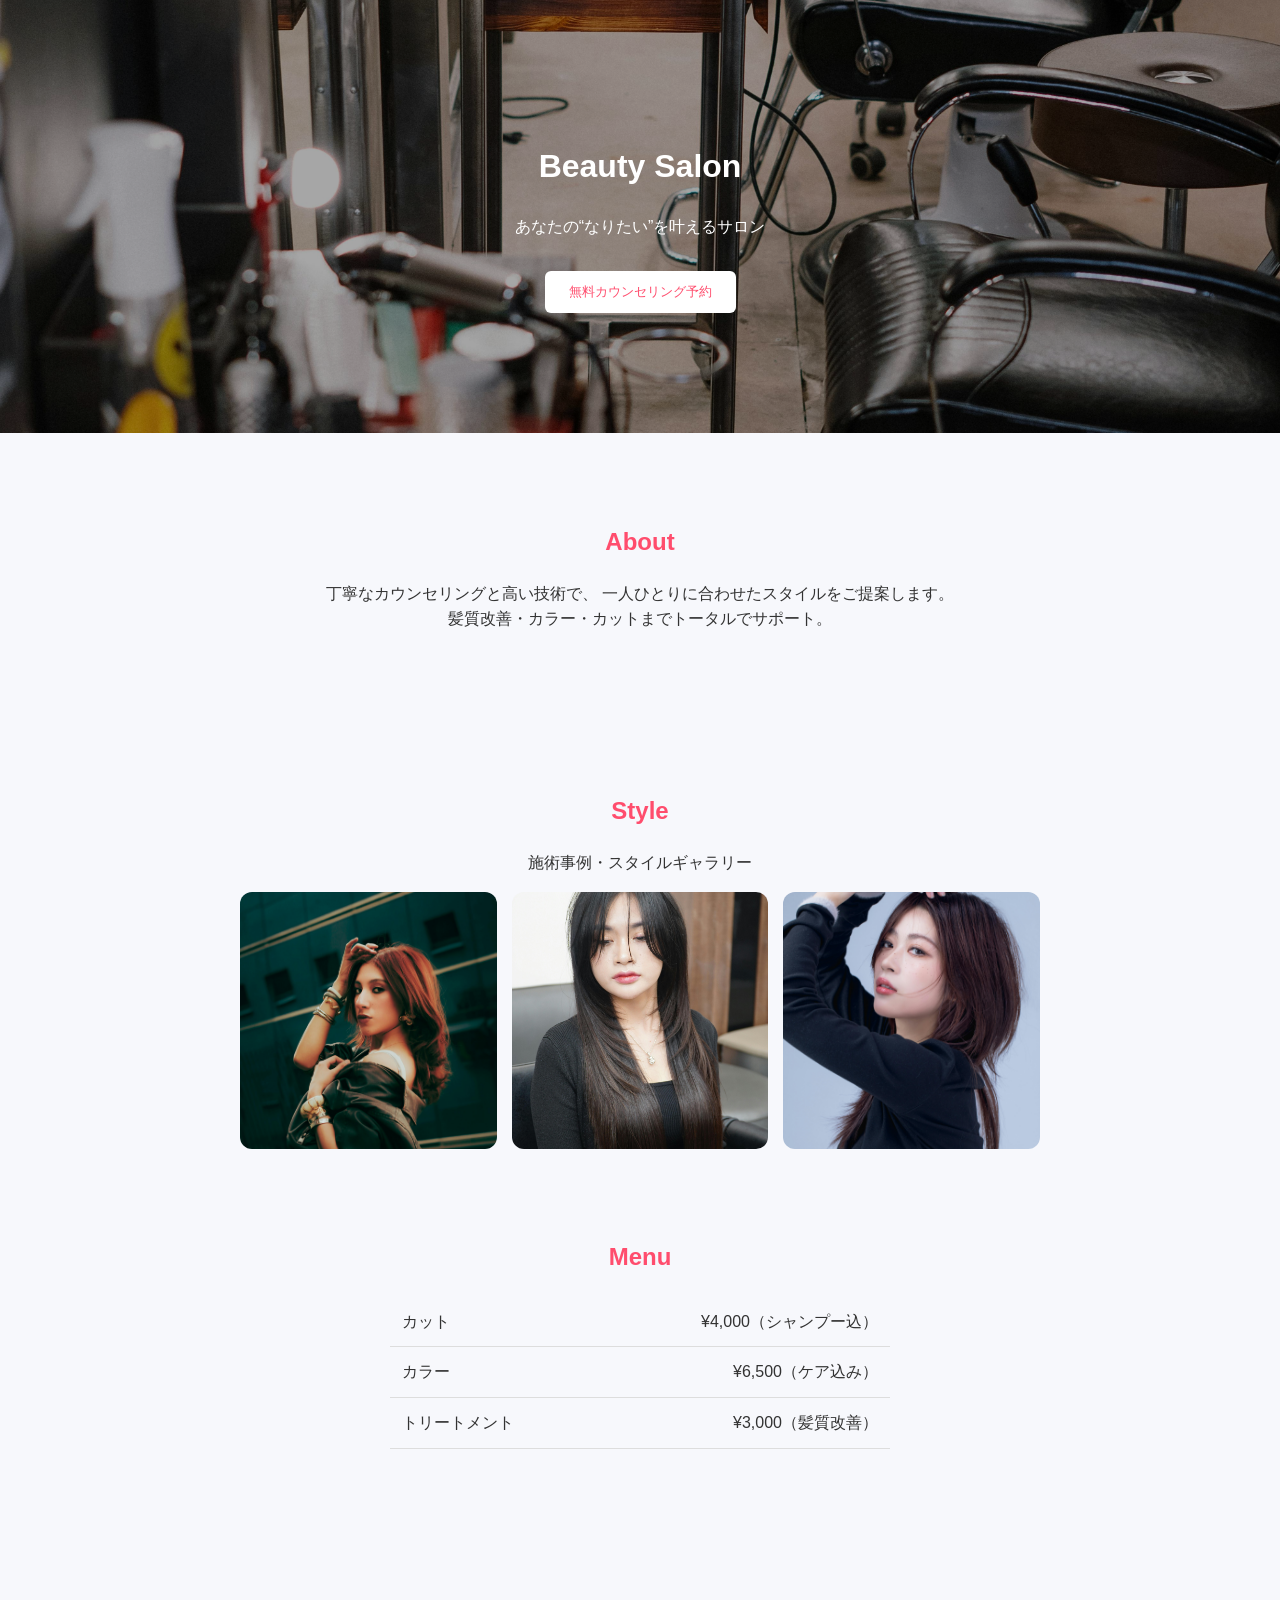
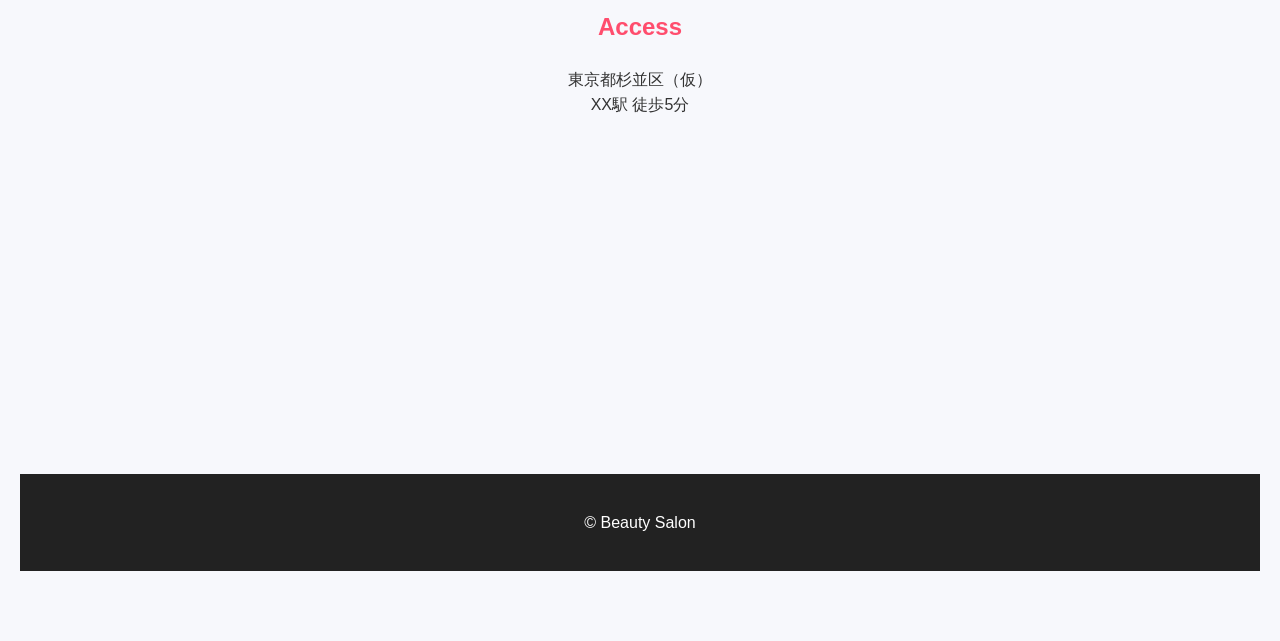
<file: beauty-lp/index.html>
<!DOCTYPE html>
<html lang="ja">
<head>
  <meta charset="UTF-8">
  <title>Beauty Salon</title>
  <link rel="stylesheet" href="style.css">
</head>

<body>

  <!-- HERO -->
  <header class="hero">
    <h1>Beauty Salon</h1>
    <p>あなたの“なりたい”を叶えるサロン</p>
    <button id="scrollBtn">無料カウンセリング予約</button>
  </header>

  <!-- ABOUT（信頼強化） -->
  <section class="about">
    <h2>About</h2>
    <p>
      丁寧なカウンセリングと高い技術で、
      一人ひとりに合わせたスタイルをご提案します。<br>
      髪質改善・カラー・カットまでトータルでサポート。
    </p>
  </section>

  <!-- STYLE（実績化） -->
  <section class="style">
    <h2>Style</h2>
    <p>施術事例・スタイルギャラリー</p>

<div class="gallery">
  <img src="img/style1.jpg" alt="ヘアスタイル1">
  <img src="img/style2.jpg" alt="ヘアスタイル2">
  <img src="img/style3.jpg" alt="ヘアスタイル3">
</div>

  <!-- MENU（実務化） -->
  <section class="menu">
    <h2>Menu</h2>

    <ul class="menu-list">
      <li>
        <span>カット</span>
        <span>¥4,000（シャンプー込）</span>
      </li>
      <li>
        <span>カラー</span>
        <span>¥6,500（ケア込み）</span>
      </li>
      <li>
        <span>トリートメント</span>
        <span>¥3,000（髪質改善）</span>
      </li>
    </ul>
  </section>

  <!-- ACCESS（追加・実在感） -->
  <section class="access">
    <h2>Access</h2>
    <p>
      東京都杉並区（仮）<br>
      XX駅 徒歩5分
    </p>
  </section>

  <!-- CONTACT（CTA強化） -->
  <section class="contact">
    <h2>Reservation</h2>
    <p>初回カウンセリングは無料です</p>
    <button>予約フォームへ</button>
  </section>

  <footer>
    <p>© Beauty Salon</p>
  </footer>

  <script src="script.js"></script>
</body>
</html>
</file>
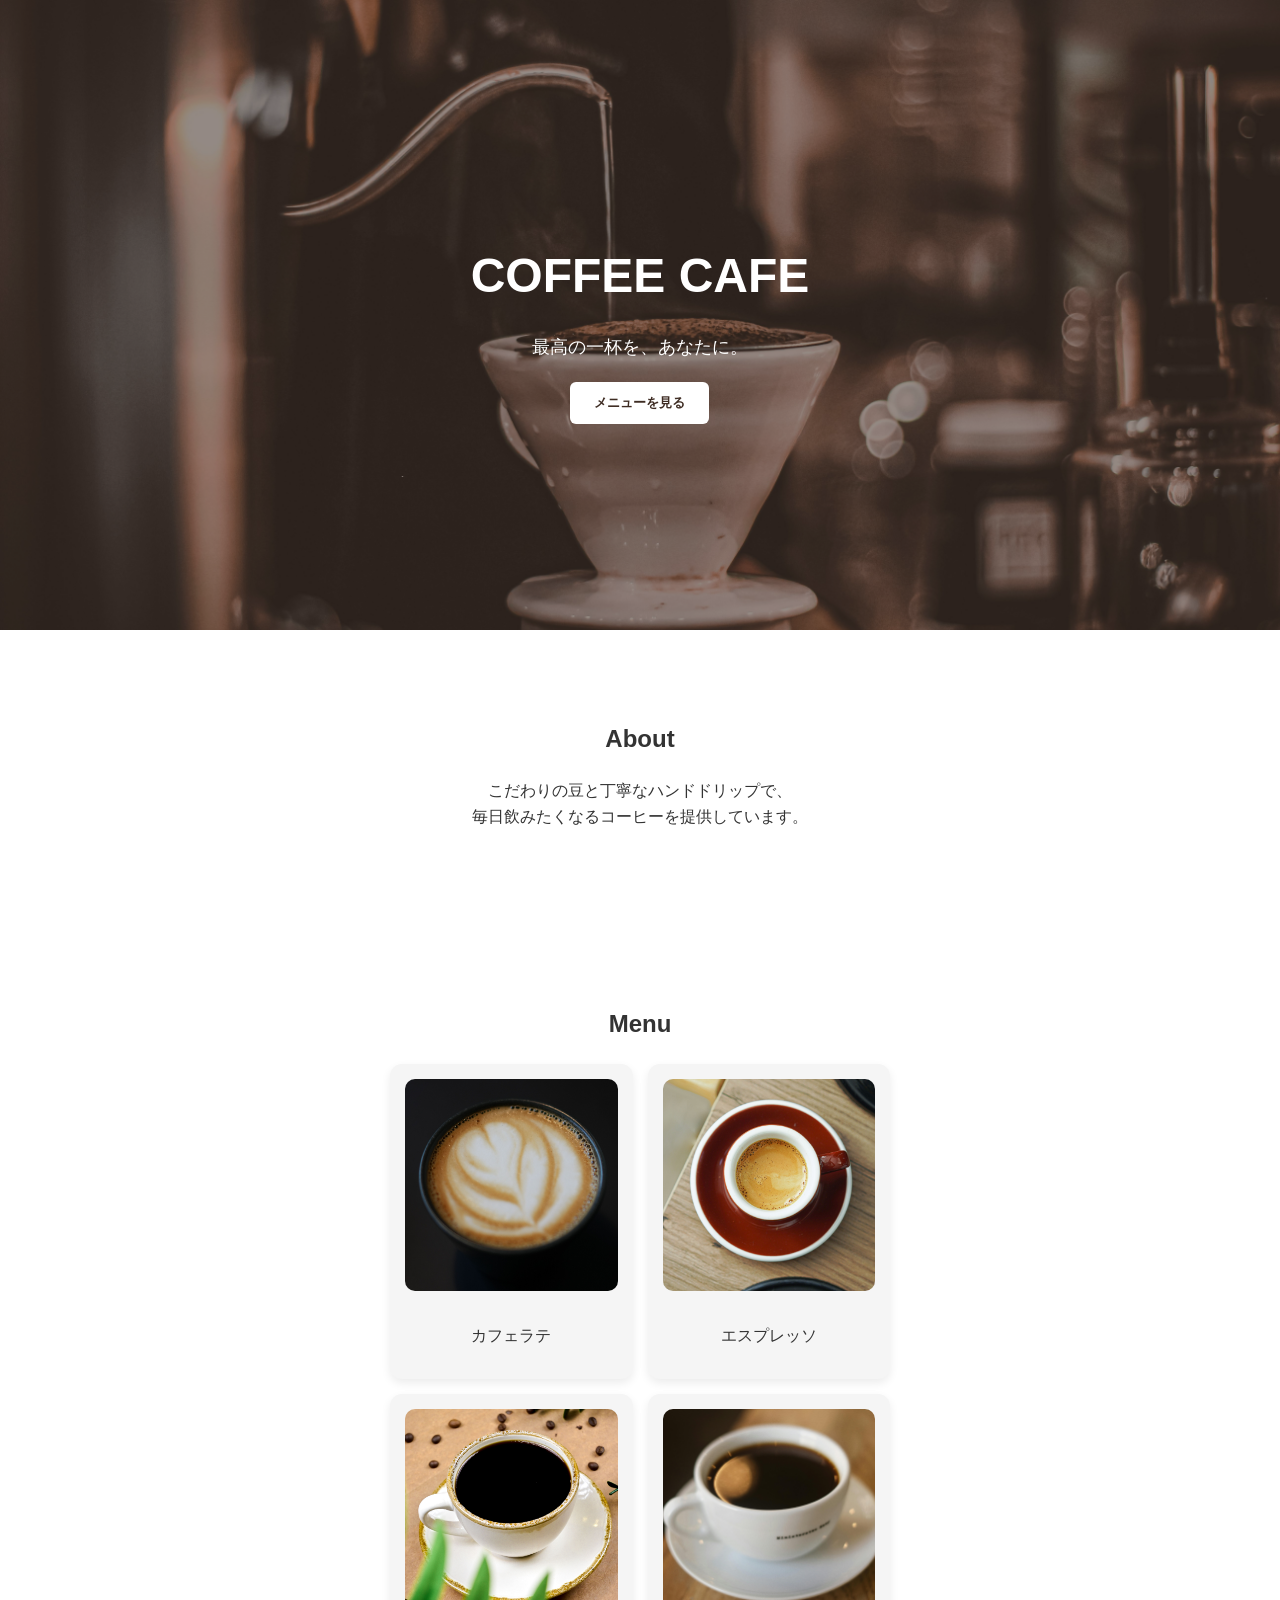
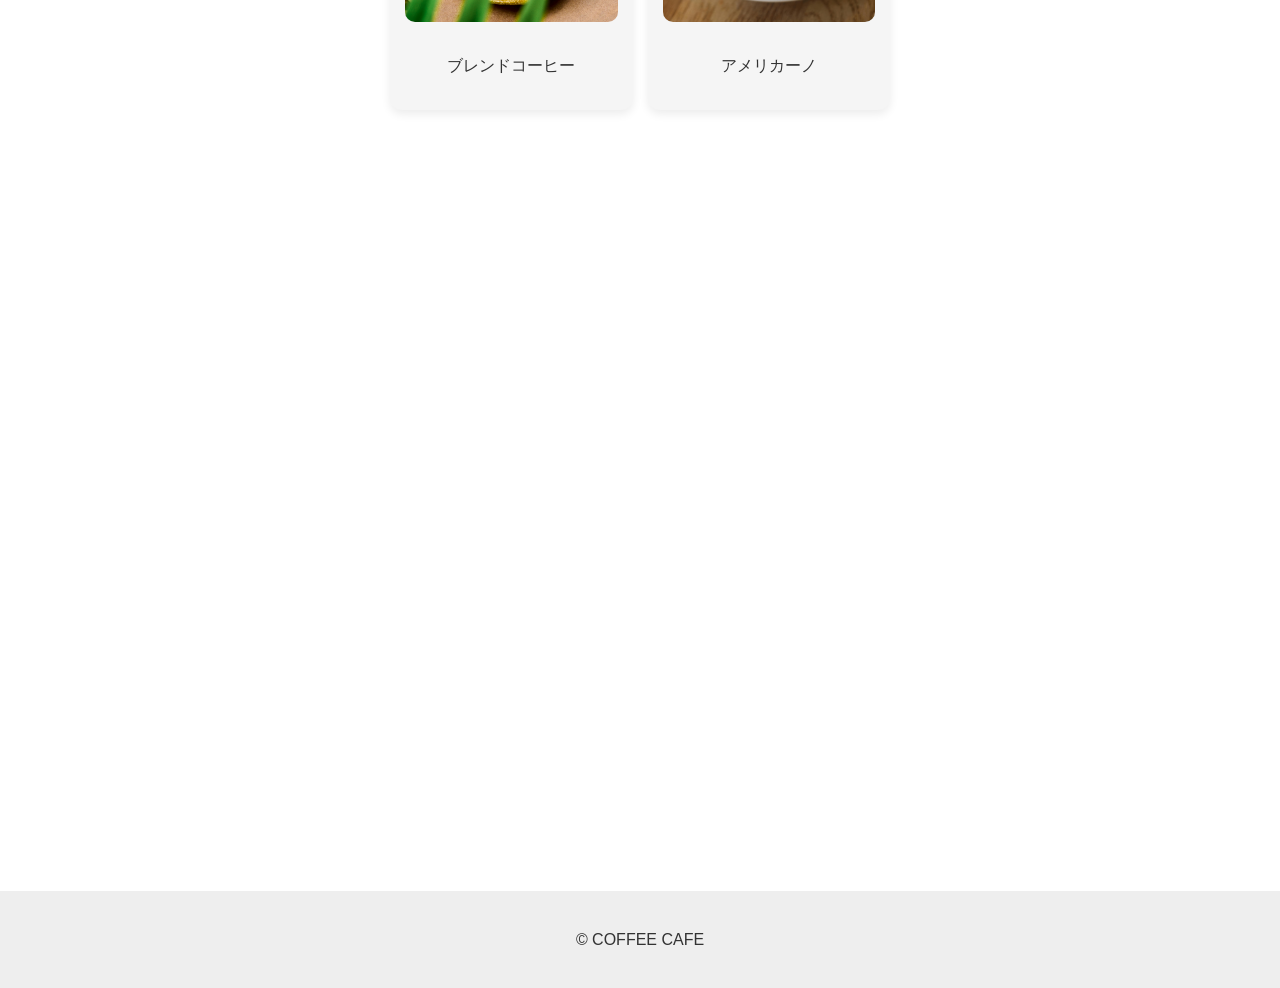
<file: cafe-lp/index.html>
<!DOCTYPE html>
<html lang="ja">
<head>
  <meta charset="UTF-8">
  <title>COFFEE CAFE</title>
  <link rel="stylesheet" href="style.css">
</head>

<body>

<header class="hero">
  <div class="hero-overlay">
    <h1>COFFEE CAFE</h1>
    <p>最高の一杯を、あなたに。</p>
    <button id="scrollBtn">メニューを見る</button>
  </div>
</header>
  <!-- ABOUT -->
  <section class="about">
    <h2>About</h2>
    <p>
      こだわりの豆と丁寧なハンドドリップで、<br>
      毎日飲みたくなるコーヒーを提供しています。
    </p>
  </section>

  <!-- MENU -->
  <section class="menu">
    <h2>Menu</h2>

    <div class="cards">

      <div class="card">
        <img src="img/latte1.jpg" alt="latte">
        <p>カフェラテ</p>
      </div>

      <div class="card">
        <img src="img/espresso1.jpg" alt="espresso">
        <p>エスプレッソ</p>
      </div>

      <div class="card">
        <img src="img/coffee1.jpg" alt="coffee">
        <p>ブレンドコーヒー</p>
      </div>

      <div class="card">
        <img src="img/americano1.jpg" alt="americano">
        <p>アメリカーノ</p>
      </div>

    </div>
  </section>

  <!-- ACCESS -->
  <section class="access">
    <h2>Access</h2>

    <div class="info-box">
      <p>📍 XX区 XX（架空住所）</p>
      <p>🚉 XX駅 徒歩5分</p>
      <p>🕒 10:00 - 20:00</p>
    </div>
  </section>

  <!-- CONTACT -->
  <section class="contact">
    <h2>Contact</h2>
    <p>お気軽にお問い合わせください</p>
    <button>予約・問い合わせ</button>
  </section>

  <footer>
    <p>© COFFEE CAFE</p>
  </footer>

  <script src="script.js"></script>
</body>
</html>
</file>
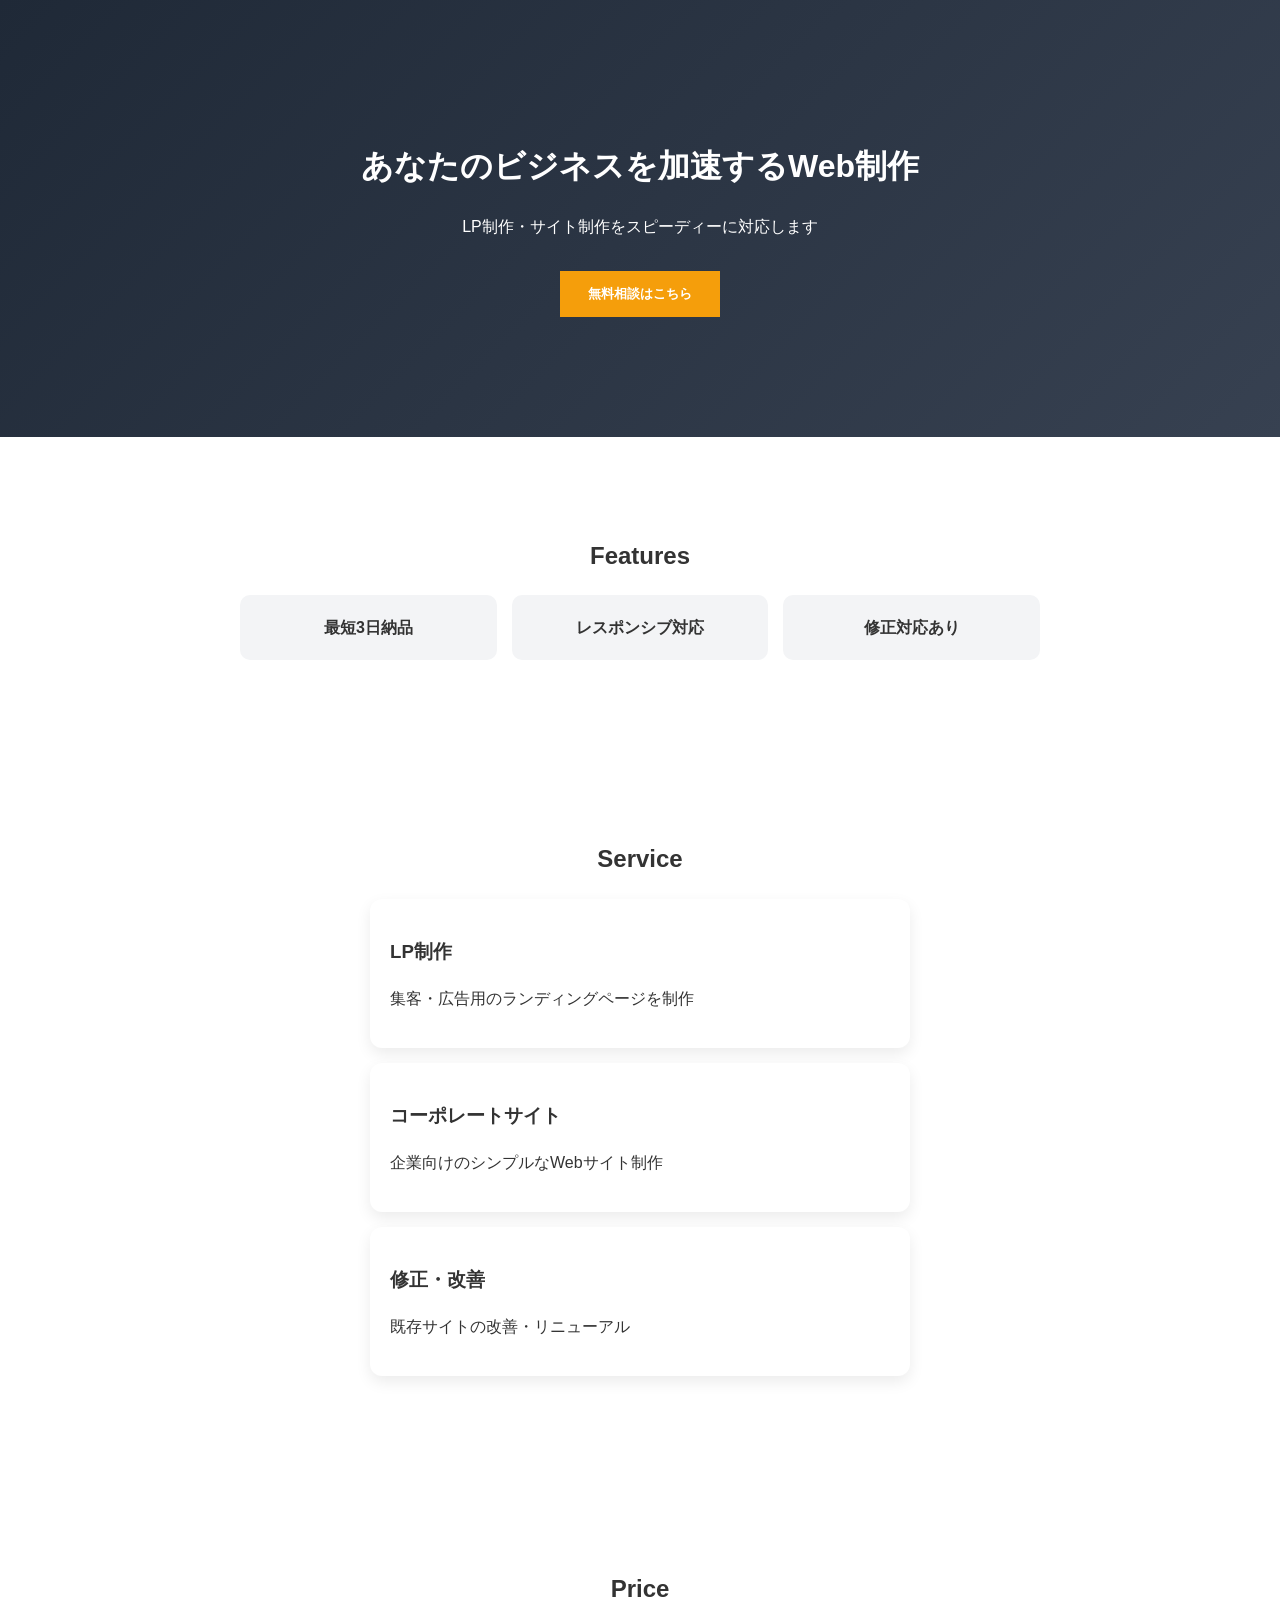
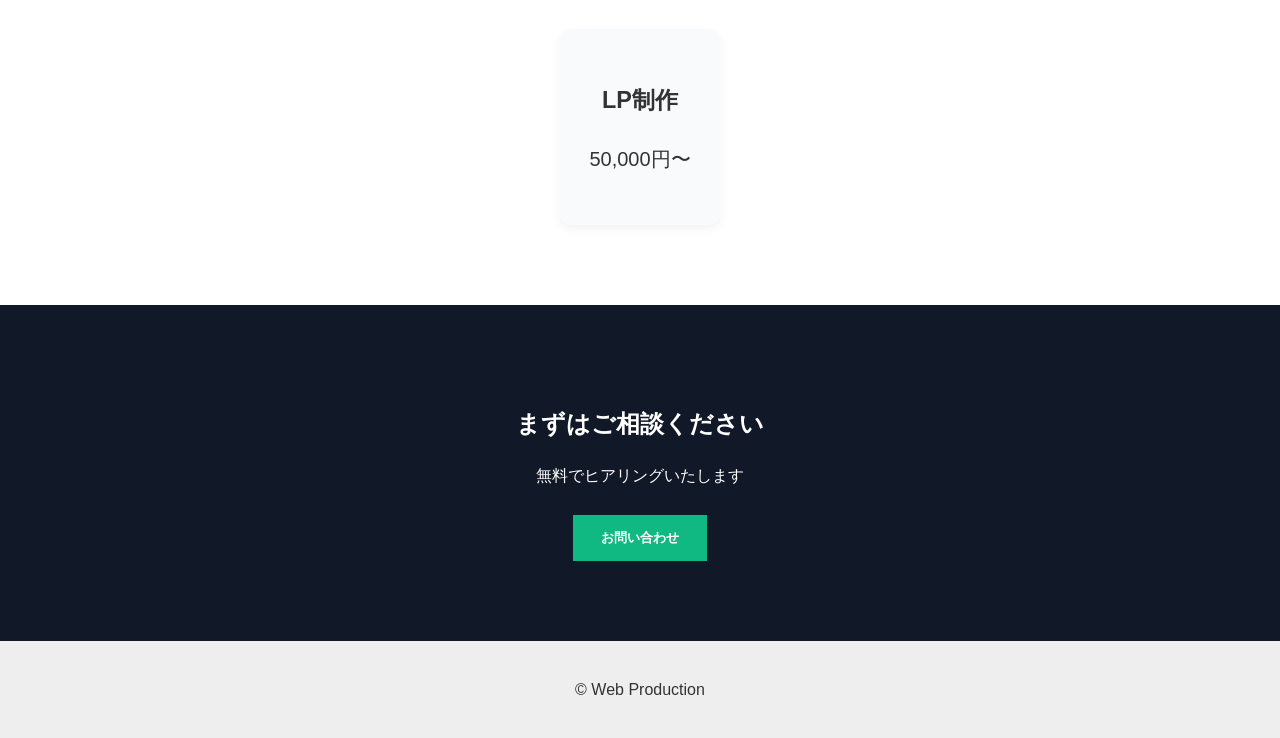
<file: company-lp/index.html>
<!DOCTYPE html>
<html lang="ja">
<head>
  <meta charset="UTF-8">
  <title>Web制作サービス</title>
  <link rel="stylesheet" href="style.css">
</head>

<body>

  <!-- ヒーロー -->
  <header class="hero">
    <h1>あなたのビジネスを加速するWeb制作</h1>
    <p>LP制作・サイト制作をスピーディーに対応します</p>
    <button id="scrollBtn">無料相談はこちら</button>
  </header>

  <!-- 実績・強み -->
  <section class="features">
    <h2>Features</h2>

    <div class="grid">
      <div class="box">最短3日納品</div>
      <div class="box">レスポンシブ対応</div>
      <div class="box">修正対応あり</div>
    </div>
  </section>

  <!-- サービス内容 -->
  <section class="service">
    <h2>Service</h2>

    <div class="card">
      <h3>LP制作</h3>
      <p>集客・広告用のランディングページを制作</p>
    </div>

    <div class="card">
      <h3>コーポレートサイト</h3>
      <p>企業向けのシンプルなWebサイト制作</p>
    </div>

    <div class="card">
      <h3>修正・改善</h3>
      <p>既存サイトの改善・リニューアル</p>
    </div>
  </section>

  <!-- 料金 -->
  <section class="price">
    <h2>Price</h2>

    <div class="price-card">
      <h3>LP制作</h3>
      <p>50,000円〜</p>
    </div>
  </section>

  <!-- CTA -->
  <section class="cta">
    <h2>まずはご相談ください</h2>
    <p>無料でヒアリングいたします</p>
    <button>お問い合わせ</button>
  </section>

  <!-- フッター -->
  <footer>
    <p>© Web Production</p>
  </footer>

  <script src="script.js"></script>
</body>
</html>
</file>
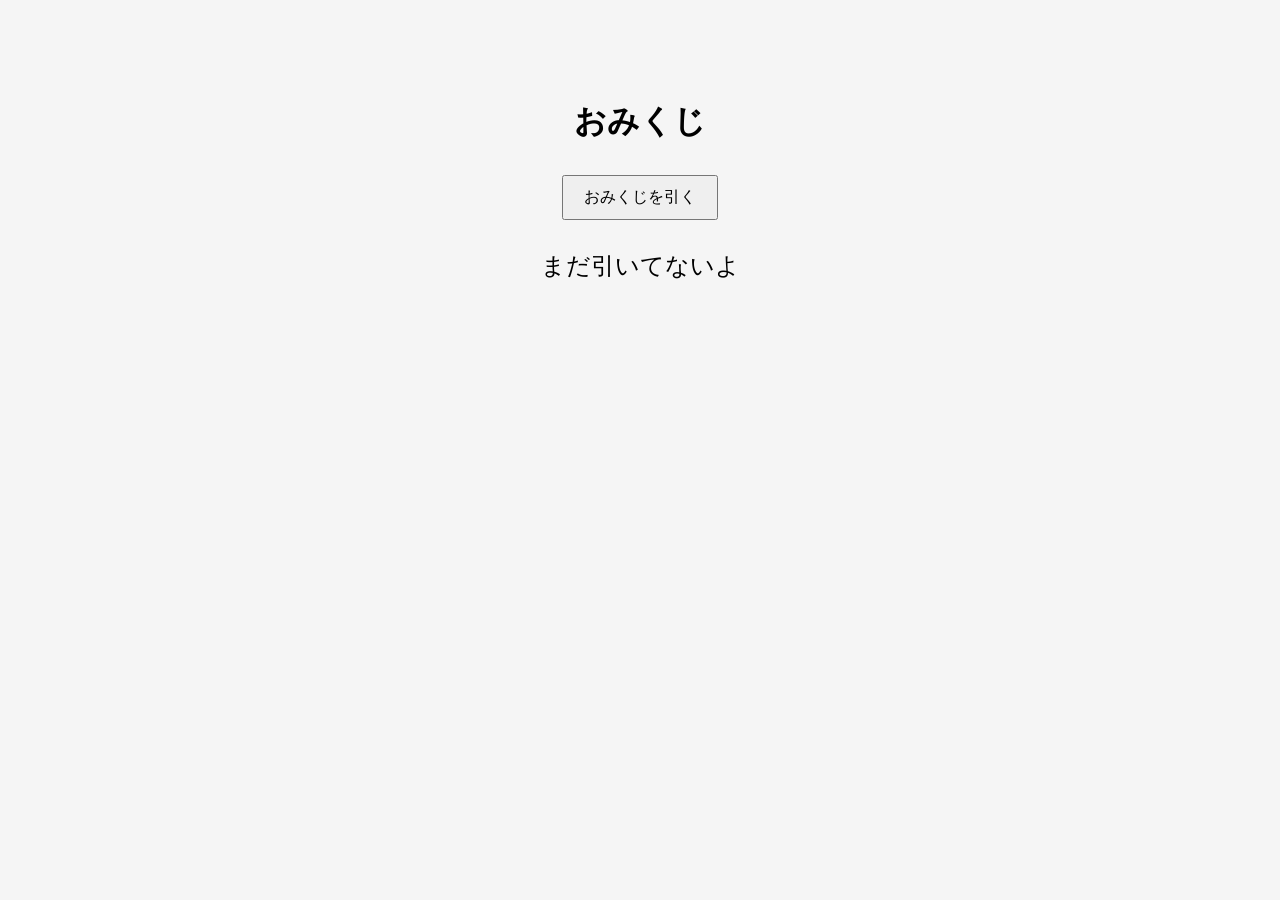
<file: omikuji/index.html>
<!DOCTYPE html>
<html lang="ja">
<head>
  <meta charset="UTF-8">
  <title>おみくじ</title>
  <link rel="stylesheet" href="style.css">
</head>

<body>

  <div class="container">
    <h1>おみくじ</h1>

    <button id="btn">おみくじを引く</button>
    <button id="reset">もう一回</button>

    <p id="result">まだ引いてないよ</p>
  </div>

  <script src="script.js"></script>
</body>
</html>
</file>
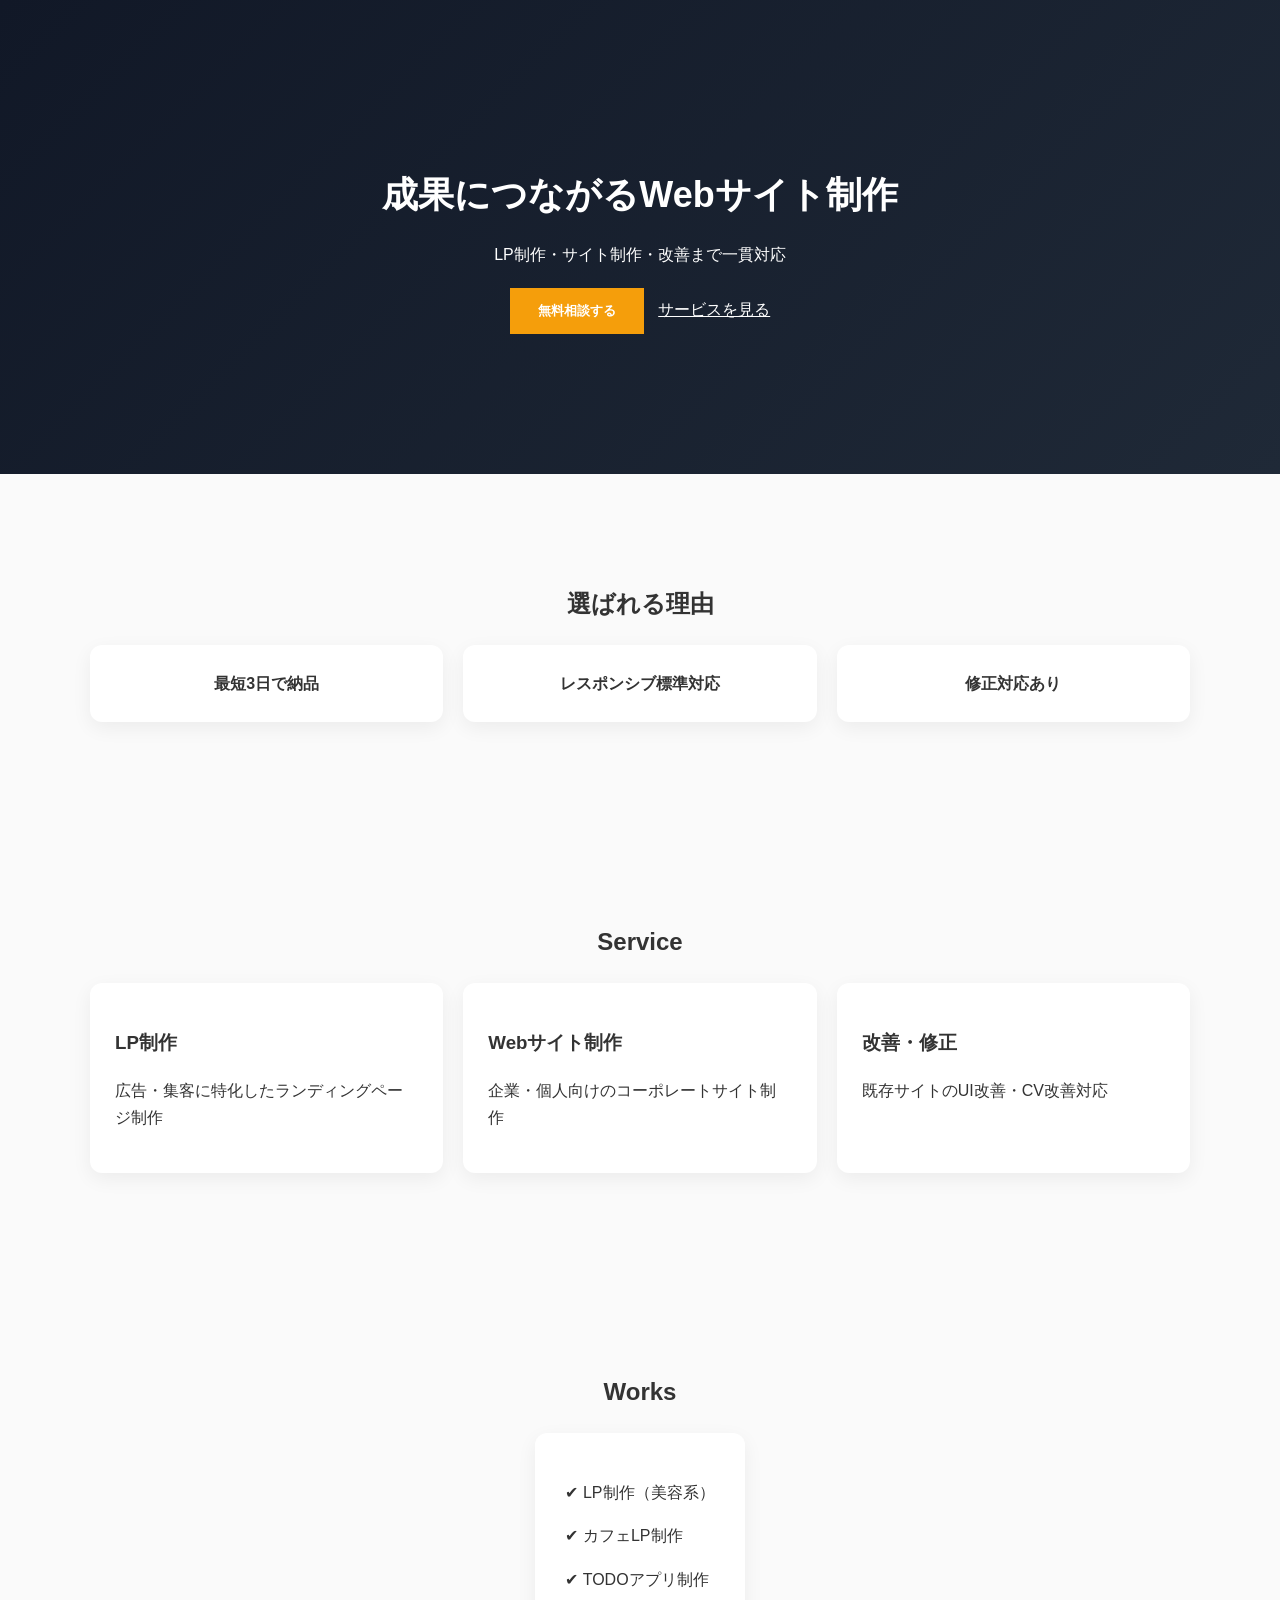
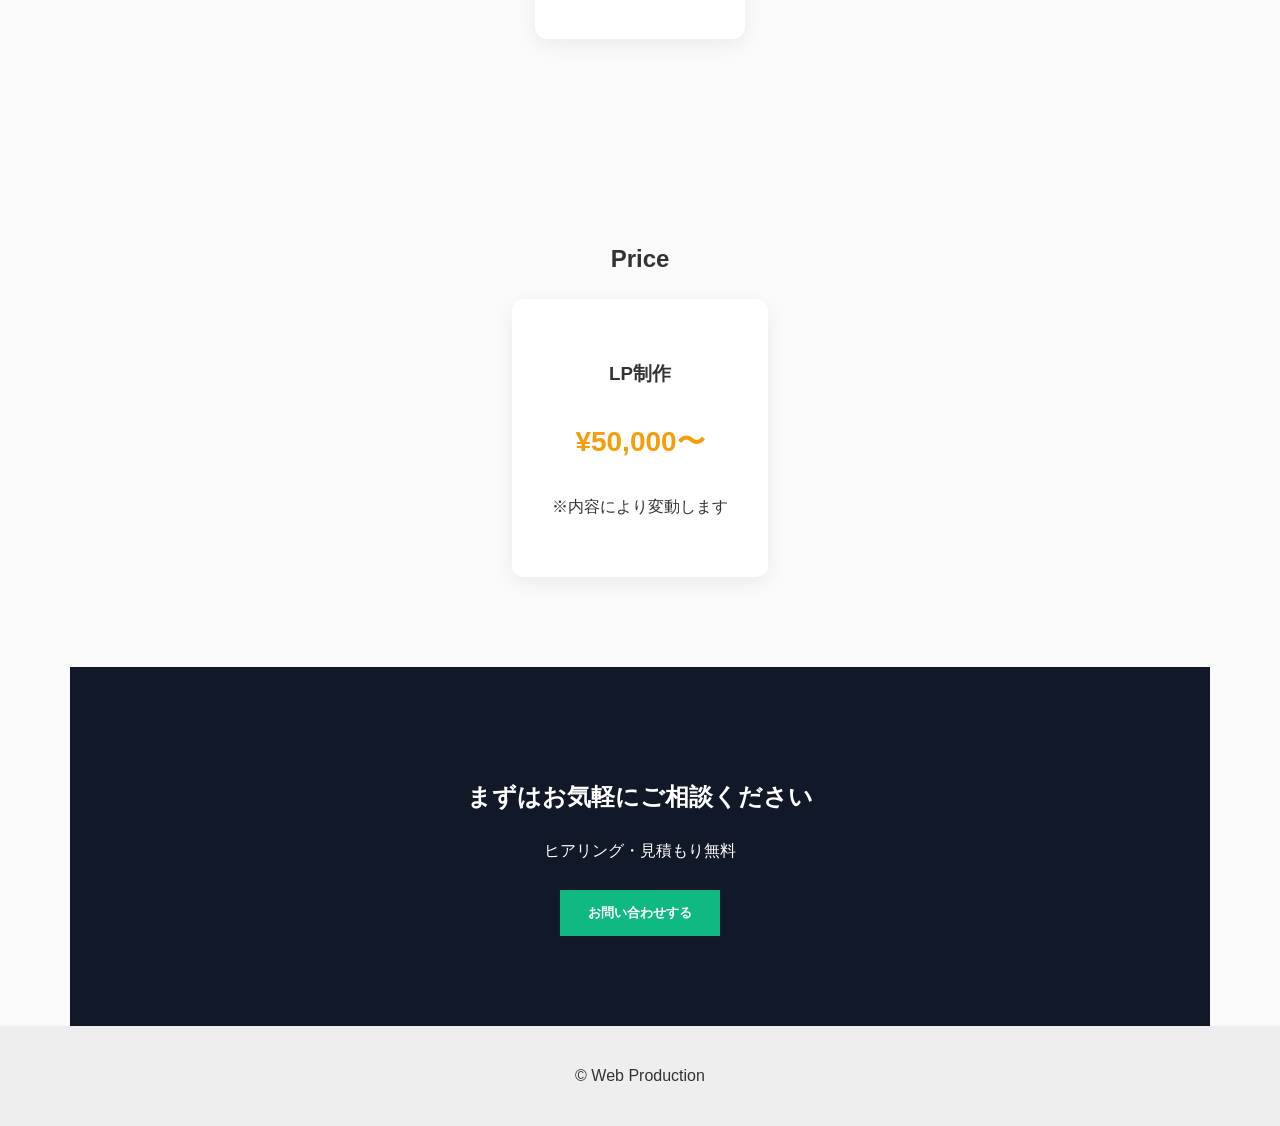
<file: ガチ案件レベル/index.html>
<!DOCTYPE html>
<html lang="ja">
<head>
  <meta charset="UTF-8">
  <title>Web制作サービス | LP制作</title>
  <meta name="viewport" content="width=device-width, initial-scale=1.0">
  <link rel="stylesheet" href="style.css">
</head>

<body>

  <!-- ヘッダー -->
  <header class="hero">
    <div class="hero-inner">
      <h1>成果につながるWebサイト制作</h1>
      <p>LP制作・サイト制作・改善まで一貫対応</p>

      <div class="cta-buttons">
        <button id="scrollBtn">無料相談する</button>
        <a href="#service">サービスを見る</a>
      </div>
    </div>
  </header>

  <!-- 信頼セクション -->
  <section class="trust">
    <h2>選ばれる理由</h2>

    <div class="grid">
      <div class="box">最短3日で納品</div>
      <div class="box">レスポンシブ標準対応</div>
      <div class="box">修正対応あり</div>
    </div>
  </section>

  <!-- サービス -->
  <section id="service" class="service">
    <h2>Service</h2>

    <div class="cards">
      <div class="card">
        <h3>LP制作</h3>
        <p>広告・集客に特化したランディングページ制作</p>
      </div>

      <div class="card">
        <h3>Webサイト制作</h3>
        <p>企業・個人向けのコーポレートサイト制作</p>
      </div>

      <div class="card">
        <h3>改善・修正</h3>
        <p>既存サイトのUI改善・CV改善対応</p>
      </div>
    </div>
  </section>

  <!-- 実績 -->
  <section class="works">
    <h2>Works</h2>

    <div class="work-card">
      <p>✔ LP制作（美容系）</p>
      <p>✔ カフェLP制作</p>
      <p>✔ TODOアプリ制作</p>
    </div>
  </section>

  <!-- 料金 -->
  <section class="price">
    <h2>Price</h2>

    <div class="price-card">
      <h3>LP制作</h3>
      <p class="price-text">¥50,000〜</p>
      <p>※内容により変動します</p>
    </div>
  </section>

  <!-- CTA -->
  <section class="cta">
    <h2>まずはお気軽にご相談ください</h2>
    <p>ヒアリング・見積もり無料</p>
    <button>お問い合わせする</button>
  </section>

  <!-- フッター -->
  <footer>
    <p>© Web Production</p>
  </footer>

  <script src="script.js"></script>
</body>
</html>
</file>
<file: beauty-lp/style.css>
body {
  margin: 0;
  font-family: sans-serif;
  line-height: 1.6;
  color: #333;
  background: #f7f8fc;
}

/* HERO */
.hero {
  background-image: url("img/hero.jpg");
  background-size: cover;
  background-position: center;
  background-repeat: no-repeat;

  position: relative;

  color: white;
  text-align: center;
  padding: 120px 20px;
}
.hero::before {
  content: "";
  position: absolute;
  inset: 0;
  background: rgba(0,0,0,0.35);
}

.hero h1,
.hero p,
.hero button {
  position: relative;
  z-index: 1;
}

.hero button {
  margin-top: 15px;
  padding: 12px 24px;
  border: none;
  background: white;
  color: #ff4d6d;
  cursor: pointer;
  border-radius: 6px;
}

/* セクション */
section {
  padding: 70px 20px;
  text-align: center;
  opacity: 0;
  transform: translateY(40px);
  transition: 0.8s ease;
}

section.show {
  opacity: 1;
  transform: translateY(0);
}

/* 見出し */
h2 {
  color: #ff4d6d;
}

/* ABOUT */
.about p {
  max-width: 700px;
  margin: 0 auto;
}

/* STYLE */
.gallery {
  display: grid;
  grid-template-columns: repeat(3, 1fr);
  gap: 15px;
  max-width: 800px;
  margin: 0 auto;
}

.gallery img {
  width: 100%;
  aspect-ratio: 1 / 1;

  object-fit: cover;
  object-position: center center;

  border-radius: 12px;
  transition: 0.3s;
}
.gallery img:hover {
  transform: scale(1.03);
}

/* MENU（実務化） */
.menu-list {
  list-style: none;
  padding: 0;
  max-width: 500px;
  margin: 0 auto;
}

.menu-list li {
  display: flex;
  justify-content: space-between;
  padding: 12px;
  border-bottom: 1px solid #ddd;
}

/* ACCESS */
.access p {
  max-width: 500px;
  margin: 0 auto;
}

/* CONTACT */
.contact {
  background: #fff;
}

/* FOOTER */
footer {
  text-align: center;
  padding: 20px;
  background: #222;
  color: white;
}

/* SP */
@media (max-width: 768px) {
  .hero {
    padding: 80px 15px;
  }

  .gallery {
    grid-template-columns: 1fr;
  }

  .hero h1 {
    font-size: 26px;
  }
}
</file>
<file: cafe-lp/style.css>
body {
  margin: 0;
  font-family: sans-serif;
  line-height: 1.6;
  color: #333;
}

/* HERO */
.hero {
  background-image: url("img/hero.jpg");
  background-size: cover;
  background-position: center;
  background-repeat: no-repeat;

  min-height: 70vh;

  display: flex;
  justify-content: center;
  align-items: center;

  text-align: center;
  position: relative;
}

/* 暗いフィルター */
.hero::before {
  content: "";
  position: absolute;
  inset: 0;
  background: rgba(62, 44, 35, 0.55);
}

/* テキスト */
.hero-overlay {
  position: relative;
  z-index: 1;
  color: white;
  padding: 20px;
}

.hero-overlay h1 {
  font-size: 48px;
  margin-bottom: 10px;
}

.hero-overlay p {
  font-size: 18px;
  margin-bottom: 20px;
}

/* ボタン */
.hero button {
  padding: 12px 24px;
  border: none;
  background: white;
  color: #3e2c23;
  cursor: pointer;
  border-radius: 6px;
  font-weight: bold;
  transition: 0.3s;
}

.hero button:hover {
  transform: translateY(-2px);
}
/* セクション */
section {
  padding: 70px 20px;
  text-align: center;
}

/* MENU */
.cards {
  display: grid;
  grid-template-columns: repeat(2, 1fr);
  gap: 15px;
  max-width: 500px;
  margin: 0 auto;
}

.card {
  background: #f5f5f5;
  padding: 15px;
  border-radius: 12px;
  box-shadow: 0 4px 10px rgba(0,0,0,0.08);
  transition: 0.3s;
}

.card:hover {
  transform: translateY(-5px);
}

.card img {
  width: 100%;
  aspect-ratio: 1 / 1;
  object-fit: cover;
  object-position: center 30%;

  border-radius: 10px;
  margin-bottom: 8px;
}
/* ACCESS */
.info-box {
  background: #fafafa;
  display: inline-block;
  padding: 20px 30px;
  border-radius: 12px;
  box-shadow: 0 4px 10px rgba(0,0,0,0.05);
  text-align: left;
}

/* CONTACT */
.contact button {
  padding: 12px 24px;
  border: none;
  background: #3e2c23;
  color: white;
  border-radius: 6px;
  cursor: pointer;
  margin-top: 10px;
}

/* FOOTER */
footer {
  text-align: center;
  padding: 20px;
  background: #eee;
}

/* アニメーション */
section {
  opacity: 0;
  transform: translateY(40px);
  transition: 0.8s ease;
}

section.show {
  opacity: 1;
  transform: translateY(0);
}

/* スマホ */
@media (max-width: 768px) {
  .cards {
    grid-template-columns: 1fr;
  }
}
</file>
<file: company-lp/style.css>
body {
  margin: 0;
  font-family: sans-serif;
  color: #333;
  line-height: 1.6;
}

/* ===== ヒーロー ===== */
.hero {
  background: linear-gradient(135deg, #1f2937, #374151);
  color: white;
  text-align: center;
  padding: 120px 20px;
}

.hero button {
  padding: 14px 28px;
  border: none;
  background: #f59e0b;
  color: white;
  cursor: pointer;
  margin-top: 15px;
  font-weight: bold;
}

/* ===== 共通 ===== */
section {
  padding: 80px 20px;
  text-align: center;
}

/* ===== Features ===== */
.grid {
  display: grid;
  grid-template-columns: repeat(3, 1fr);
  gap: 15px;
  max-width: 800px;
  margin: 0 auto;
}

.box {
  background: #f3f4f6;
  padding: 20px;
  border-radius: 10px;
  font-weight: bold;
}

/* ===== Service ===== */
.service .card {
  background: white;
  margin: 15px auto;
  padding: 20px;
  max-width: 500px;
  border-radius: 12px;
  box-shadow: 0 6px 15px rgba(0,0,0,0.08);
  text-align: left;
}

/* ===== Price ===== */
.price-card {
  display: inline-block;
  padding: 30px;
  background: #f9fafb;
  border-radius: 12px;
  box-shadow: 0 4px 10px rgba(0,0,0,0.05);
  font-size: 20px;
}

/* ===== CTA ===== */
.cta {
  background: #111827;
  color: white;
}

.cta button {
  padding: 14px 28px;
  border: none;
  background: #10b981;
  color: white;
  cursor: pointer;
  margin-top: 10px;
  font-weight: bold;
}

/* ===== フッター ===== */
footer {
  text-align: center;
  padding: 20px;
  background: #eee;
}

/* ===== アニメーション ===== */
section {
  opacity: 0;
  transform: translateY(40px);
  transition: 0.8s ease;
}

section.show {
  opacity: 1;
  transform: translateY(0);
}

/* ===== スマホ ===== */
@media (max-width: 768px) {
  .grid {
    grid-template-columns: 1fr;
  }

  .hero {
    padding: 80px 15px;
  }

  .hero h1 {
    font-size: 24px;
  }
}
</file>
<file: omikuji/style.css>
body {
  font-family: sans-serif;
  text-align: center;
  background: #f5f5f5;
}

.container {
  margin-top: 100px;
}

button {
  padding: 10px 20px;
  margin: 10px;
  font-size: 16px;
  cursor: pointer;
}

#result {
  font-size: 24px;
  margin-top: 20px;
}
</file>
<file: ガチ案件レベル/style.css>
body {
  margin: 0;
  font-family: "Helvetica Neue", sans-serif;
  color: #333;
  line-height: 1.7;
  background: #fafafa;
}

/* ===== ヒーロー ===== */
.hero {
  background: linear-gradient(135deg, #111827, #1f2937);
  color: white;
  text-align: center;
  padding: 140px 20px;
}

.hero-inner {
  max-width: 900px;
  margin: 0 auto;
}

.hero h1 {
  font-size: 36px;
  margin-bottom: 10px;
}

.cta-buttons {
  margin-top: 20px;
}

.cta-buttons button {
  padding: 14px 28px;
  border: none;
  background: #f59e0b;
  color: white;
  font-weight: bold;
  cursor: pointer;
  margin-right: 10px;
}

.cta-buttons a {
  color: white;
  text-decoration: underline;
}

/* ===== セクション共通 ===== */
section {
  padding: 90px 20px;
  text-align: center;
  max-width: 1100px;
  margin: 0 auto;
}

/* ===== 信頼セクション ===== */
.grid {
  display: grid;
  grid-template-columns: repeat(3, 1fr);
  gap: 20px;
}

.box {
  background: white;
  padding: 25px;
  border-radius: 12px;
  box-shadow: 0 6px 20px rgba(0,0,0,0.06);
  font-weight: bold;
}

/* ===== サービス ===== */
.cards {
  display: grid;
  grid-template-columns: repeat(3, 1fr);
  gap: 20px;
}

.card {
  background: white;
  padding: 25px;
  border-radius: 12px;
  text-align: left;
  box-shadow: 0 6px 20px rgba(0,0,0,0.06);
}

/* ===== 実績 ===== */
.work-card {
  background: white;
  display: inline-block;
  padding: 30px;
  border-radius: 12px;
  box-shadow: 0 6px 20px rgba(0,0,0,0.06);
  text-align: left;
}

/* ===== 料金 ===== */
.price-card {
  background: white;
  display: inline-block;
  padding: 40px;
  border-radius: 12px;
  box-shadow: 0 6px 20px rgba(0,0,0,0.06);
}

.price-text {
  font-size: 28px;
  font-weight: bold;
  color: #f59e0b;
}

/* ===== CTA ===== */
.cta {
  background: #111827;
  color: white;
}

.cta button {
  padding: 14px 28px;
  border: none;
  background: #10b981;
  color: white;
  font-weight: bold;
  cursor: pointer;
  margin-top: 10px;
}

/* ===== フッター ===== */
footer {
  text-align: center;
  padding: 20px;
  background: #eee;
}

/* ===== アニメーション ===== */
section {
  opacity: 0;
  transform: translateY(40px);
  transition: 0.8s ease;
}

section.show {
  opacity: 1;
  transform: translateY(0);
}

/* ===== スマホ ===== */
@media (max-width: 768px) {
  .grid,
  .cards {
    grid-template-columns: 1fr;
  }

  .hero h1 {
    font-size: 24px;
  }

  section {
    padding: 70px 15px;
  }
}
</file>
